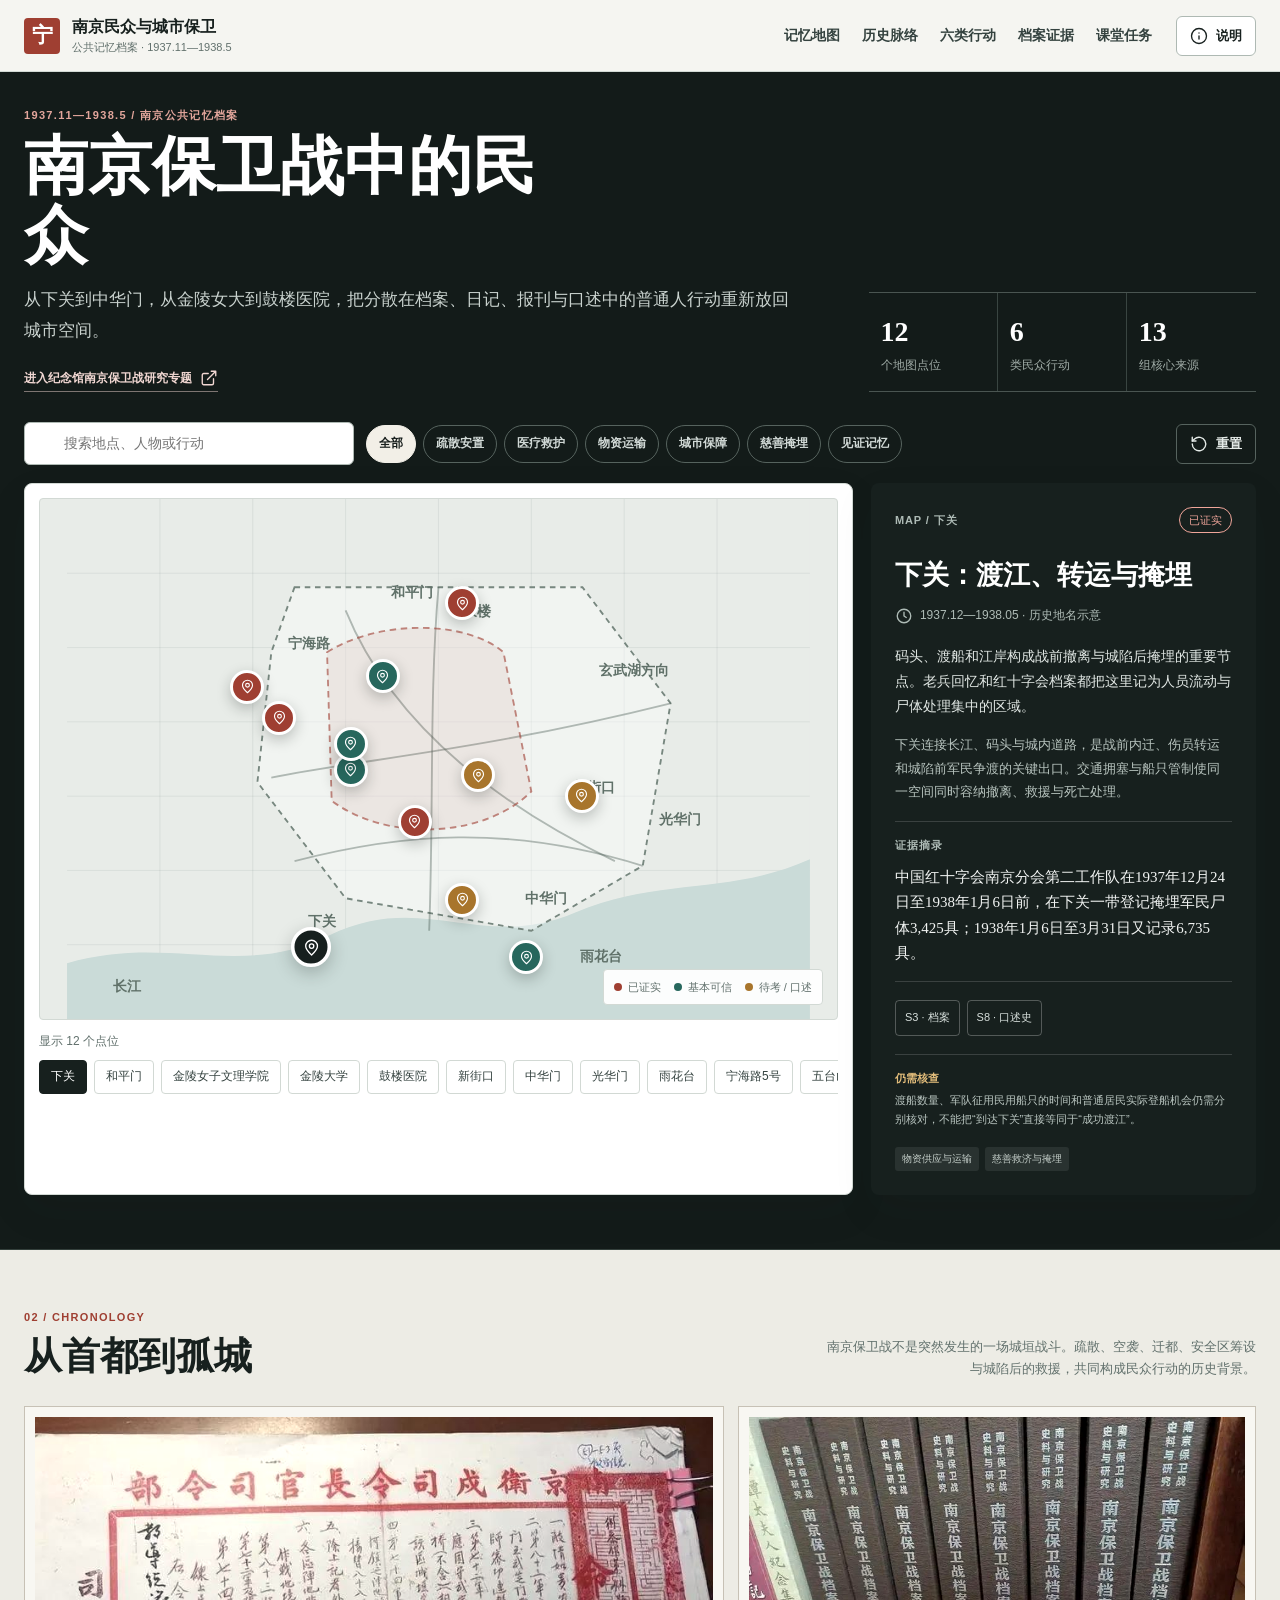
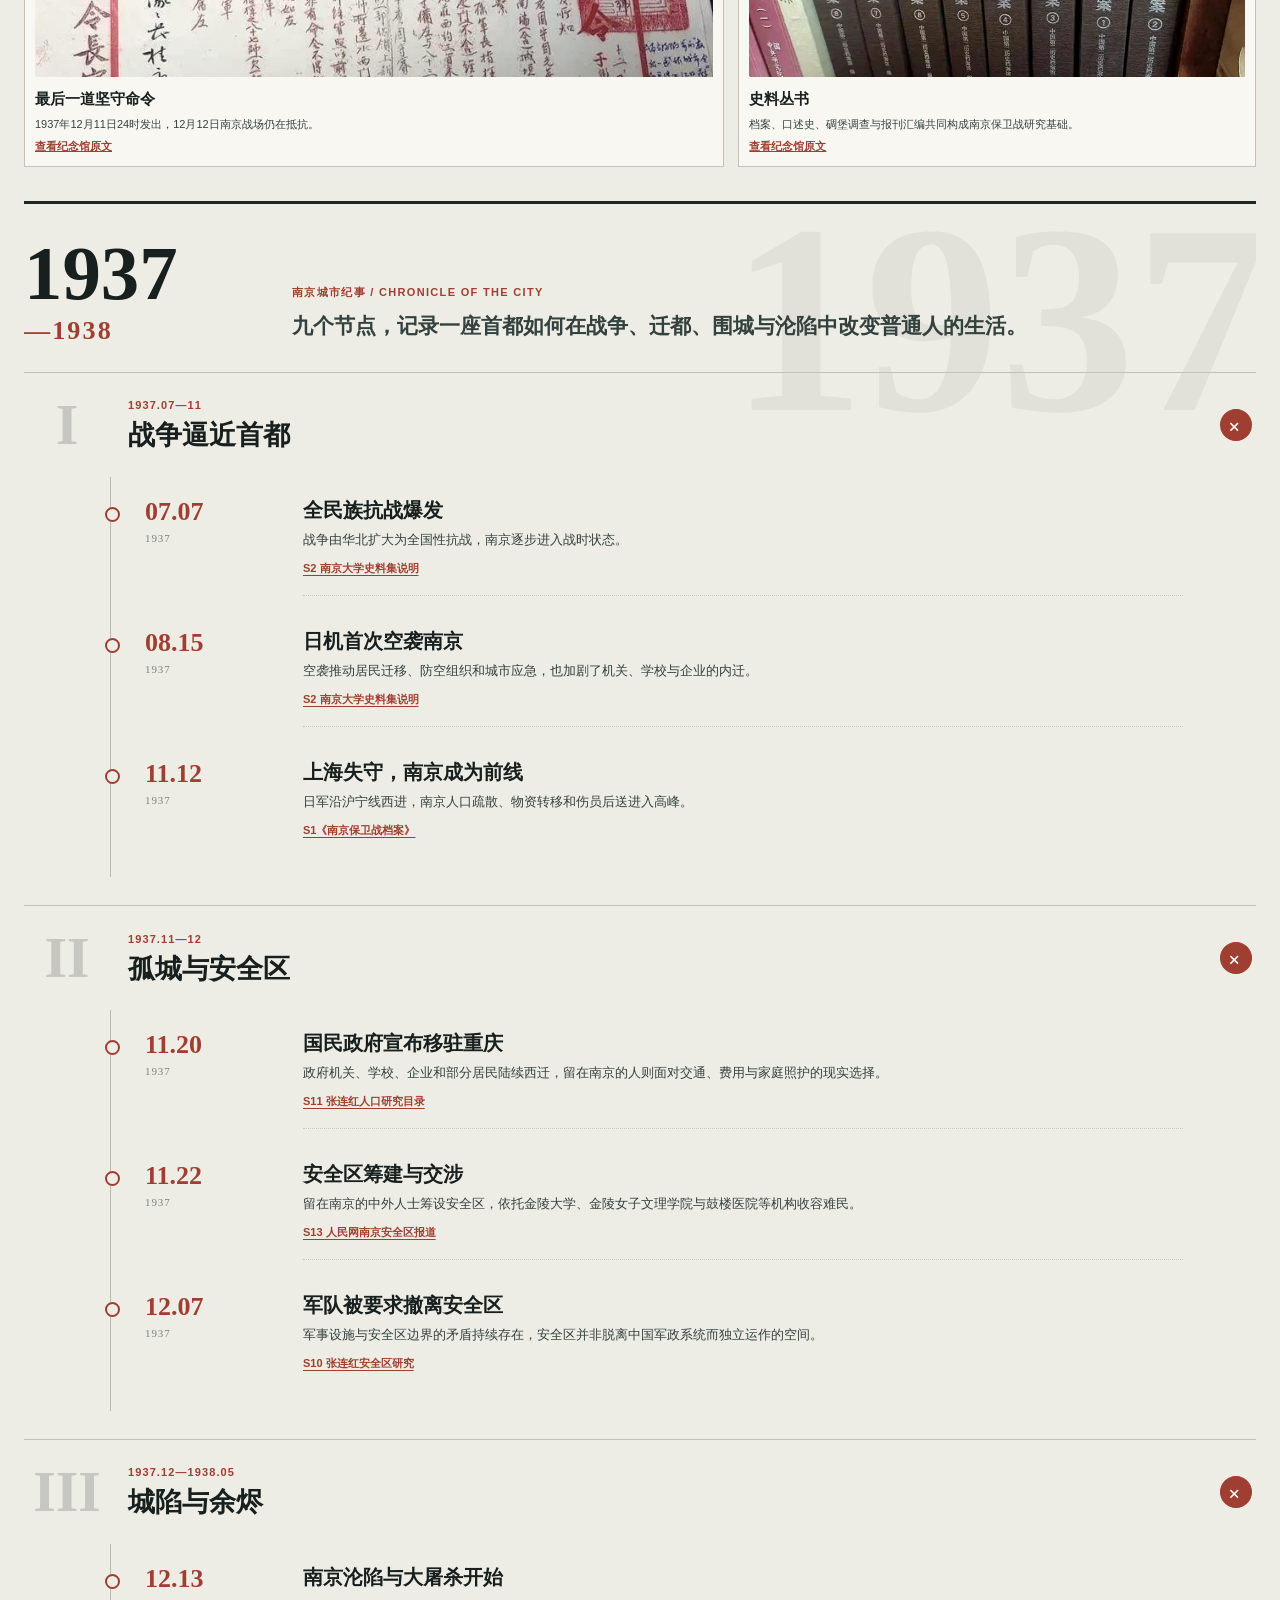
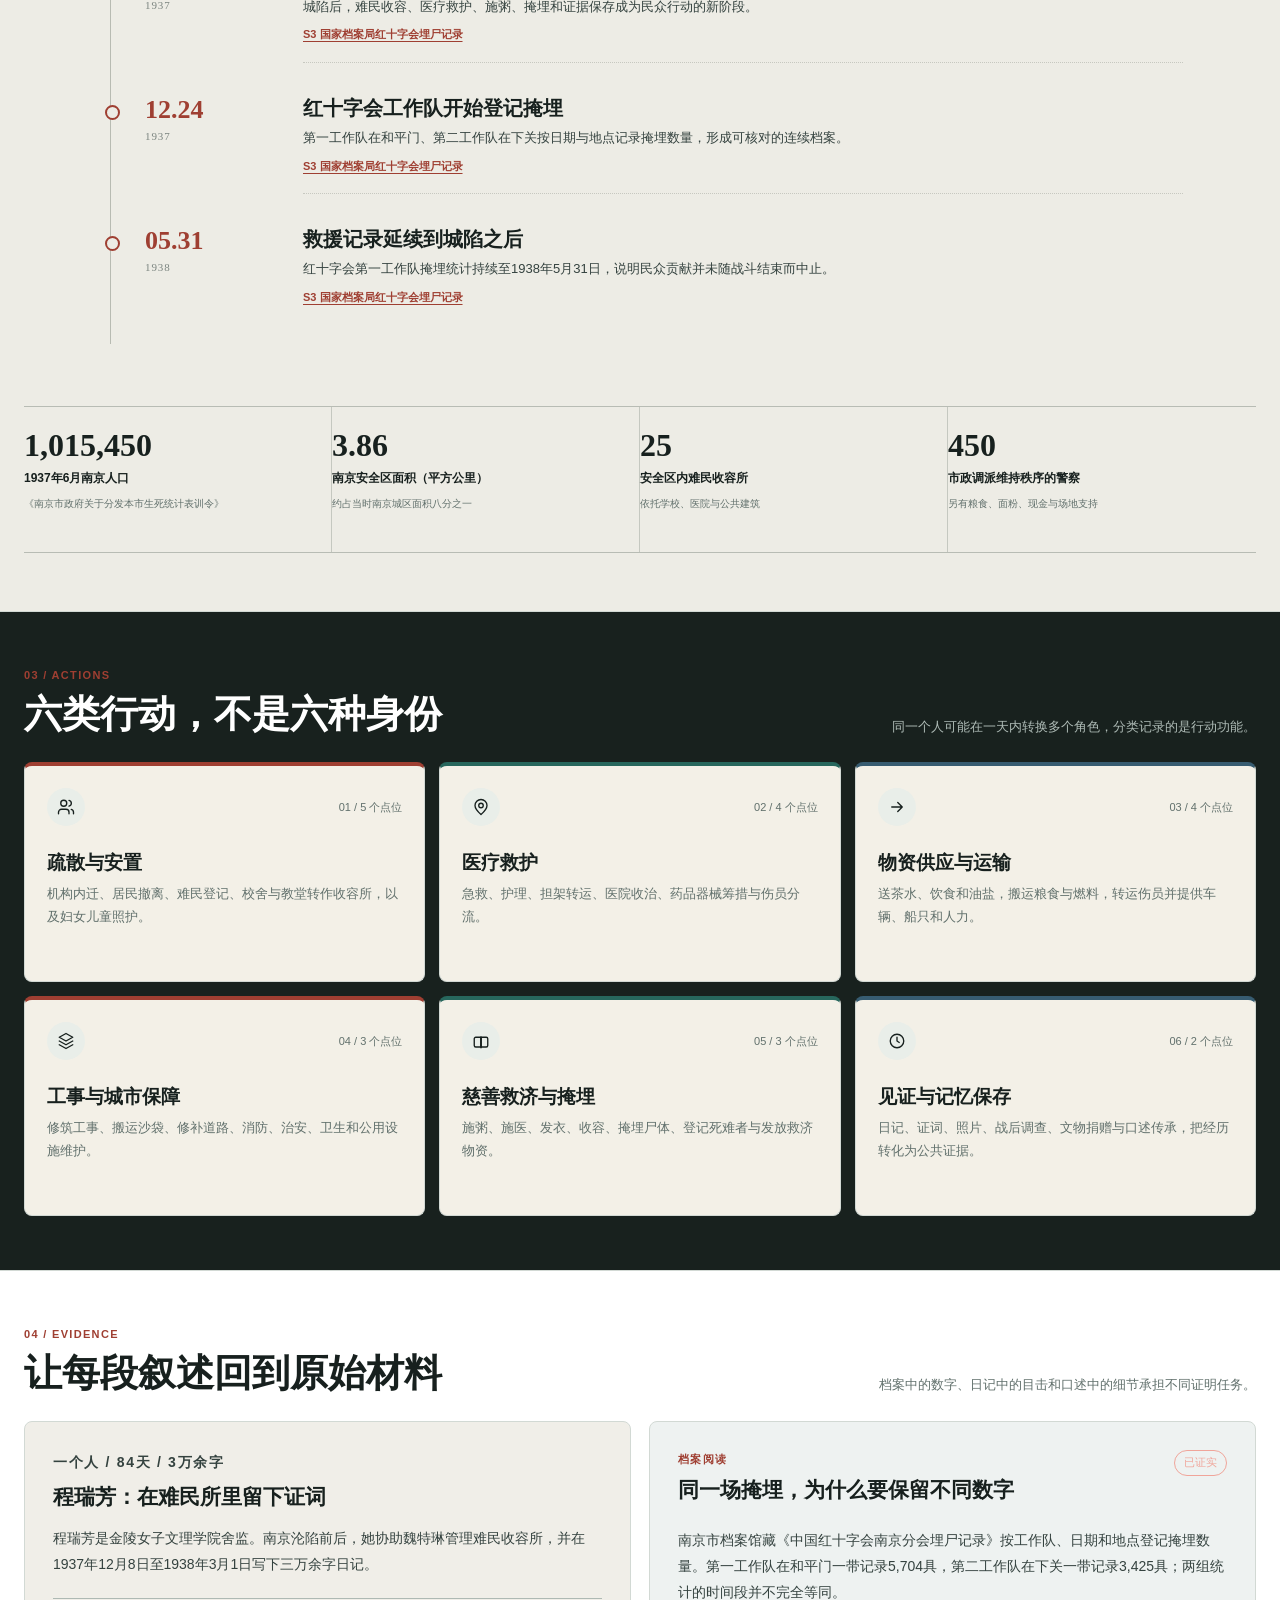
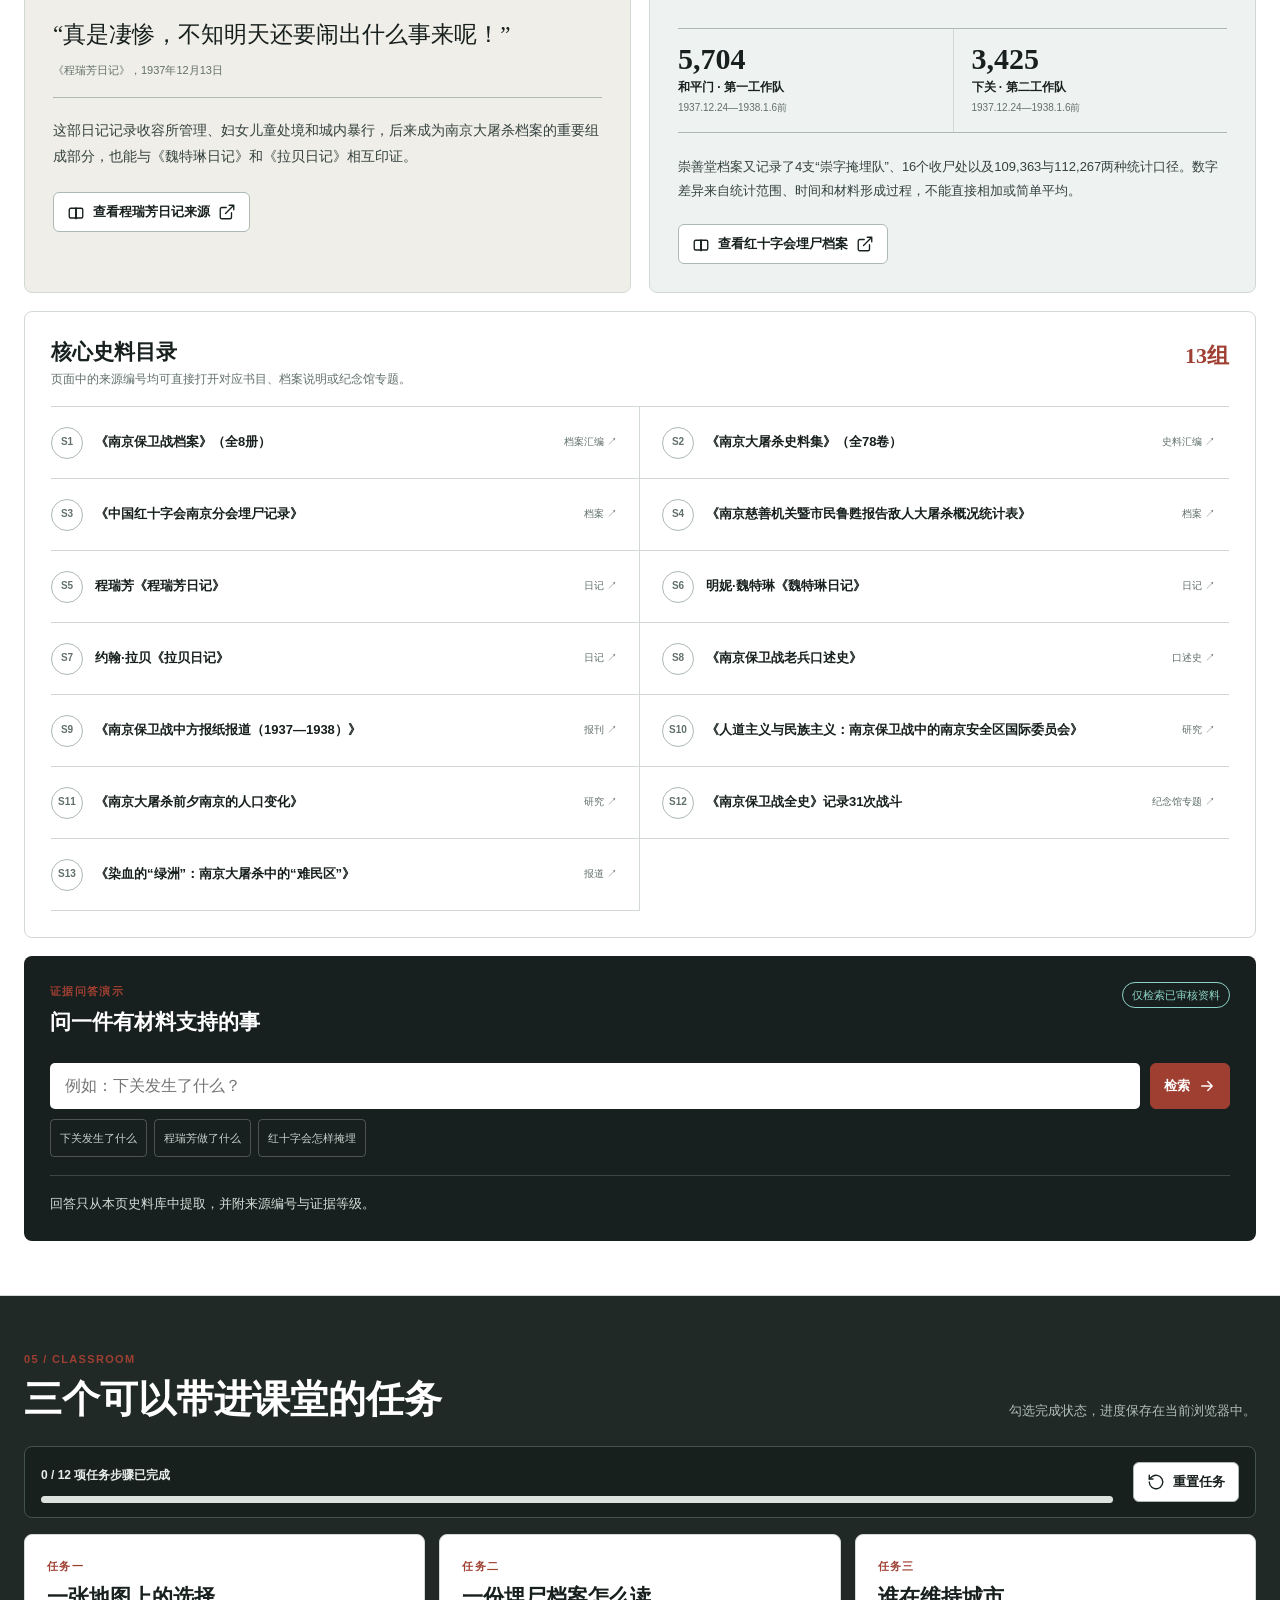
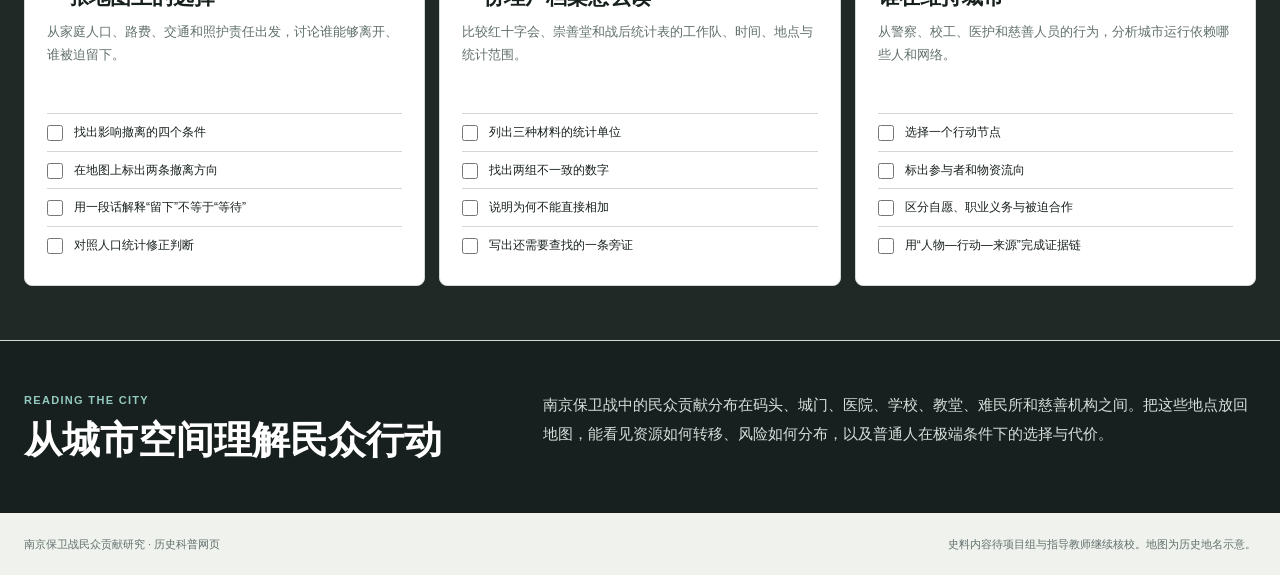
<file: index.html>
<!doctype html>
<html lang="zh-CN">
  <head>
    <meta charset="utf-8">
    <meta name="viewport" content="width=device-width, initial-scale=1">
    <meta name="description" content="以南京保卫战中的民众贡献为主题的历史科普网页，包含记忆地图、档案证据与课堂任务。">
    <title>南京保卫战中的民众 | 公共记忆地图</title>
    <link rel="stylesheet" href="styles.css?v=4">
  </head>
  <body>
    <svg class="icon-sprite" aria-hidden="true">
      <symbol id="icon-map" viewBox="0 0 24 24">
        <path d="M14.1 5.6a2 2 0 0 0 1.8 0l3.7-1.8A1 1 0 0 1 21 4.6v12.8a1 1 0 0 1-.6.9l-4.5 2.3a2 2 0 0 1-1.8 0l-4.2-2.1a2 2 0 0 0-1.8 0l-3.7 1.8A1 1 0 0 1 3 19.4V6.6a1 1 0 0 1 .6-.9l4.5-2.3a2 2 0 0 1 1.8 0z"></path>
        <path d="M15 5.8v15M9 3.2v15"></path>
      </symbol>
      <symbol id="icon-search" viewBox="0 0 24 24">
        <circle cx="11" cy="11" r="8"></circle>
        <path d="m21 21-4.3-4.3"></path>
      </symbol>
      <symbol id="icon-layers" viewBox="0 0 24 24">
        <path d="m12 2 9 5-9 5-9-5z"></path>
        <path d="m3 12 9 5 9-5M3 17l9 5 9-5"></path>
      </symbol>
      <symbol id="icon-book" viewBox="0 0 24 24">
        <path d="M12 7v14"></path>
        <path d="M3 18a2 2 0 0 0 2 2h7V7H5a2 2 0 0 0-2 2z"></path>
        <path d="M21 18a2 2 0 0 1-2 2h-7V7h7a2 2 0 0 1 2 2z"></path>
      </symbol>
      <symbol id="icon-users" viewBox="0 0 24 24">
        <path d="M16 21v-2a4 4 0 0 0-4-4H6a4 4 0 0 0-4 4v2"></path>
        <circle cx="9" cy="7" r="4"></circle>
        <path d="M22 21v-2a4 4 0 0 0-3-3.9M16 3.1a4 4 0 0 1 0 7.8"></path>
      </symbol>
      <symbol id="icon-pin" viewBox="0 0 24 24">
        <path d="M20 10c0 5-8 12-8 12S4 15 4 10a8 8 0 1 1 16 0z"></path>
        <circle cx="12" cy="10" r="3"></circle>
      </symbol>
      <symbol id="icon-x" viewBox="0 0 24 24">
        <path d="M18 6 6 18M6 6l12 12"></path>
      </symbol>
      <symbol id="icon-check" viewBox="0 0 24 24">
        <path d="m20 6-11 11-5-5"></path>
      </symbol>
      <symbol id="icon-info" viewBox="0 0 24 24">
        <circle cx="12" cy="12" r="10"></circle>
        <path d="M12 16v-4M12 8h.01"></path>
      </symbol>
      <symbol id="icon-rotate" viewBox="0 0 24 24">
        <path d="M3 12a9 9 0 1 0 3-6.7L3 8"></path>
        <path d="M3 3v5h5"></path>
      </symbol>
      <symbol id="icon-arrow" viewBox="0 0 24 24">
        <path d="M5 12h14M13 6l6 6-6 6"></path>
      </symbol>
      <symbol id="icon-clock" viewBox="0 0 24 24">
        <circle cx="12" cy="12" r="9"></circle>
        <path d="M12 7v5l3 2"></path>
      </symbol>
      <symbol id="icon-external" viewBox="0 0 24 24">
        <path d="M15 3h6v6M10 14 21 3M18 13v6a2 2 0 0 1-2 2H5a2 2 0 0 1-2-2V8a2 2 0 0 1 2-2h6"></path>
      </symbol>
    </svg>

    <a class="skip-link" href="#main">跳到主要内容</a>

    <header class="site-header">
      <a class="brand" href="#memory-map" aria-label="返回页面顶部">
        <span class="brand-mark" aria-hidden="true">宁</span>
        <span class="brand-copy">
          <strong>南京民众与城市保卫</strong>
          <small>公共记忆档案 · 1937.11—1938.5</small>
        </span>
      </a>
      <nav class="site-nav" aria-label="页面导航">
        <a href="#memory-map">记忆地图</a>
        <a href="#history">历史脉络</a>
        <a href="#actions">六类行动</a>
        <a href="#evidence">档案证据</a>
        <a href="#classroom">课堂任务</a>
      </nav>
      <button class="icon-text-button" id="aboutButton" type="button">
        <svg class="icon" aria-hidden="true"><use href="#icon-info"></use></svg>
        说明
      </button>
    </header>

    <main id="main">
      <section class="content-band map-section map-first" id="memory-map" aria-labelledby="pageTitle">
        <div class="page-width">
          <div class="map-hero">
      <div class="map-hero-copy">
        <p class="eyebrow">1937.11—1938.5 / 南京公共记忆档案</p>
        <h1 id="pageTitle">南京保卫战中的民众</h1>
        <p class="intro-lead">
          从下关到中华门，从金陵女大到鼓楼医院，把分散在档案、日记、报刊与口述中的普通人行动重新放回城市空间。
        </p>
        <a class="intro-source-link" href="https://www.19371213.com.cn/research/publications/202305/t20230509_3906312.html" target="_blank" rel="noopener">
          进入纪念馆南京保卫战研究专题
          <svg class="icon" aria-hidden="true"><use href="#icon-external"></use></svg>
        </a>
      </div>
      <dl class="quick-stats" aria-label="页面内容概览">
        <div>
<dt>12</dt>
<dd>个地图点位</dd>
</div>
        <div>
<dt>6</dt>
<dd>类民众行动</dd>
</div>
        <div>
<dt>13</dt>
<dd>组核心来源</dd>
</div>
      </dl>
    </div>
<div class="map-toolbar">
            <label class="search-box" for="siteSearch">
              <svg class="icon" aria-hidden="true"><use href="#icon-search"></use></svg>
              <input id="siteSearch" type="search" placeholder="搜索地点、人物或行动" autocomplete="off">
            </label>
            <div class="filter-group" id="filterGroup" aria-label="按贡献类型筛选">
              <button class="filter-chip is-active" type="button" data-filter="all" aria-pressed="true">全部</button>
              <button class="filter-chip" type="button" data-filter="shelter" aria-pressed="false">疏散安置</button>
              <button class="filter-chip" type="button" data-filter="medical" aria-pressed="false">医疗救护</button>
              <button class="filter-chip" type="button" data-filter="transport" aria-pressed="false">物资运输</button>
              <button class="filter-chip" type="button" data-filter="defense" aria-pressed="false">城市保障</button>
              <button class="filter-chip" type="button" data-filter="relief" aria-pressed="false">慈善掩埋</button>
              <button class="filter-chip" type="button" data-filter="memory" aria-pressed="false">见证记忆</button>
            </div>
            <button class="reset-button" id="resetButton" type="button">
              <svg class="icon" aria-hidden="true"><use href="#icon-rotate"></use></svg>
              重置
            </button>
          </div>

          <div class="map-layout">
            <div class="map-panel">
              <div class="map-frame">
                <svg class="map-base" viewBox="0 0 800 560" role="img" aria-label="南京历史地名示意图">
                  <rect width="800" height="560" fill="#e8ece8"></rect>
                  <g class="map-grid" aria-hidden="true">
                    <path d="M0 80h800M0 160h800M0 240h800M0 320h800M0 400h800M0 480h800"></path>
                    <path d="M100 0v560M200 0v560M300 0v560M400 0v560M500 0v560M600 0v560M700 0v560"></path>
                  </g>
                  <path class="river-shape" d="M0 500 C110 468 185 518 282 470 C385 420 445 489 548 445 C640 407 713 427 800 388 L800 560 L0 560 Z"></path>
                  <path class="city-wall" d="M245 95 L555 95 L650 220 L620 395 L500 465 L300 430 L205 305 L220 165 Z"></path>
                  <g class="main-roads" aria-hidden="true">
                    <path d="M220 300 C320 280 450 270 650 220"></path>
                    <path d="M400 95 C390 210 395 330 390 465"></path>
                    <path d="M245 390 C360 360 475 350 620 395"></path>
                    <path d="M300 120 C345 230 445 320 590 390"></path>
                  </g>
                  <path class="safe-zone" d="M280 165 C335 130 430 130 470 165 L500 315 C450 365 345 370 285 325 Z"></path>
                  <g class="map-labels" aria-hidden="true">
                    <text x="49" y="530">长江</text>
                    <text x="349" y="106">和平门</text>
                    <text x="573" y="190">玄武湖方向</text>
                    <text x="238" y="160">宁海路</text>
                    <text x="426" y="126">鼓楼</text>
                    <text x="545" y="315">新街口</text>
                    <text x="493" y="435">中华门</text>
                    <text x="638" y="350">光华门</text>
                    <text x="552" y="498">雨花台</text>
                    <text x="260" y="460">下关</text>
                  </g>
                </svg>
                <div class="map-markers" id="mapMarkers"></div>
                <div class="map-legend">
                  <span><i class="legend-dot legend-dot-red"></i>已证实</span>
                  <span><i class="legend-dot legend-dot-teal"></i>基本可信</span>
                  <span><i class="legend-dot legend-dot-amber"></i>待考 / 口述</span>
                </div>
              </div>
              <div class="place-list-wrap">
                <p class="place-list-heading" id="resultCount" aria-live="polite">显示 12 个点位</p>
                <div class="place-list" id="placeList"></div>
              </div>
            </div>

            <aside class="detail-panel" id="detailPanel" aria-live="polite"></aside>
          </div>
        </div>
      </section>

      <section class="history-band" id="history" aria-labelledby="historyTitle">
        <div class="page-width">
          <div class="section-heading history-heading">
            <div>
              <p class="section-index">02 / CHRONOLOGY</p>
              <h2 id="historyTitle">从首都到孤城</h2>
            </div>
            <p class="section-note">南京保卫战不是突然发生的一场城垣战斗。疏散、空袭、迁都、安全区筹设与城陷后的救援，共同构成民众行动的历史背景。</p>
          </div>

          <div class="archive-plates" aria-label="历史档案图像">
            <figure>
              <img src="assets/final-order.jpg" alt="南京保卫战最后一道作战命令复印件">
              <figcaption>
                <strong>最后一道坚守命令</strong>
                1937年12月11日24时发出，12月12日南京战场仍在抵抗。
                <a href="https://www.19371213.com.cn/research/publications/202305/t20230509_3906312.html" target="_blank" rel="noopener">查看纪念馆原文</a>
              </figcaption>
            </figure>
            <figure>
              <img src="assets/archive-books.jpg" alt="南京保卫战档案丛书照片">
              <figcaption>
                <strong>史料丛书</strong>
                档案、口述史、碉堡调查与报刊汇编共同构成南京保卫战研究基础。
                <a href="https://www.19371213.com.cn/research/publications/202305/t20230509_3906312.html" target="_blank" rel="noopener">查看纪念馆原文</a>
              </figcaption>
            </figure>
          </div>

          <div class="chronicle">
      <div class="chronicle-head">
        <div class="chronicle-year">1937<span>—1938</span>
</div>
        <div>
          <p>南京城市纪事 / CHRONICLE OF THE CITY</p>
          <strong>九个节点，记录一座首都如何在战争、迁都、围城与沦陷中改变普通人的生活。</strong>
        </div>
      </div>

      <div class="chronicle-acts">
        <details class="chronicle-act" open>
          <summary>
            <span class="chronicle-number">I</span>
            <span class="chronicle-title"><small>1937.07—11</small><strong>战争逼近首都</strong></span>
            <span class="chronicle-toggle" aria-hidden="true">+</span>
          </summary>
          <ol class="chronicle-events">
            <li class="chronicle-event">
              <time datetime="1937-07-07"><span>07.07</span><small>1937</small></time>
              <div class="chronicle-copy">
                <h3>全民族抗战爆发</h3>
                <p>战争由华北扩大为全国性抗战，南京逐步进入战时状态。</p>
                <a href="https://www.nju.edu.cn/info/3191/141901.htm" target="_blank" rel="noopener">S2 南京大学史料集说明</a>
              </div>
            </li>
            <li class="chronicle-event">
              <time datetime="1937-08-15"><span>08.15</span><small>1937</small></time>
              <div class="chronicle-copy">
                <h3>日机首次空袭南京</h3>
                <p>空袭推动居民迁移、防空组织和城市应急，也加剧了机关、学校与企业的内迁。</p>
                <a href="https://www.nju.edu.cn/info/3191/141901.htm" target="_blank" rel="noopener">S2 南京大学史料集说明</a>
              </div>
            </li>
            <li class="chronicle-event">
              <time datetime="1937-11-12"><span>11.12</span><small>1937</small></time>
              <div class="chronicle-copy">
                <h3>上海失守，南京成为前线</h3>
                <p>日军沿沪宁线西进，南京人口疏散、物资转移和伤员后送进入高峰。</p>
                <a href="https://www.las.ac.cn/front/book/detail?id=5f1eea954ac287fb461a925b1ee584e7" target="_blank" rel="noopener">S1《南京保卫战档案》</a>
              </div>
            </li>
          </ol>
        </details>

        <details class="chronicle-act" open>
          <summary>
            <span class="chronicle-number">II</span>
            <span class="chronicle-title"><small>1937.11—12</small><strong>孤城与安全区</strong></span>
            <span class="chronicle-toggle" aria-hidden="true">+</span>
          </summary>
          <ol class="chronicle-events">
            <li class="chronicle-event">
              <time datetime="1937-11-20"><span>11.20</span><small>1937</small></time>
              <div class="chronicle-copy">
                <h3>国民政府宣布移驻重庆</h3>
                <p>政府机关、学校、企业和部分居民陆续西迁，留在南京的人则面对交通、费用与家庭照护的现实选择。</p>
                <a href="https://lswb.njnu.edu.cn/info/1050/9206.htm" target="_blank" rel="noopener">S11 张连红人口研究目录</a>
              </div>
            </li>
            <li class="chronicle-event">
              <time datetime="1937-11-22"><span>11.22</span><small>1937</small></time>
              <div class="chronicle-copy">
                <h3>安全区筹建与交涉</h3>
                <p>留在南京的中外人士筹设安全区，依托金陵大学、金陵女子文理学院与鼓楼医院等机构收容难民。</p>
                <a href="http://dangshi.people.com.cn/n/2014/1215/c85037-26208132.html" target="_blank" rel="noopener">S13 人民网南京安全区报道</a>
              </div>
            </li>
            <li class="chronicle-event">
              <time datetime="1937-12-07"><span>12.07</span><small>1937</small></time>
              <div class="chronicle-copy">
                <h3>军队被要求撤离安全区</h3>
                <p>军事设施与安全区边界的矛盾持续存在，安全区并非脱离中国军政系统而独立运作的空间。</p>
                <a href="https://www.krzzjn.com/show-1232-34401.html" target="_blank" rel="noopener">S10 张连红安全区研究</a>
              </div>
            </li>
          </ol>
        </details>

        <details class="chronicle-act" open>
          <summary>
            <span class="chronicle-number">III</span>
            <span class="chronicle-title"><small>1937.12—1938.05</small><strong>城陷与余烬</strong></span>
            <span class="chronicle-toggle" aria-hidden="true">+</span>
          </summary>
          <ol class="chronicle-events">
            <li class="chronicle-event">
              <time datetime="1937-12-13"><span>12.13</span><small>1937</small></time>
              <div class="chronicle-copy">
                <h3>南京沦陷与大屠杀开始</h3>
                <p>城陷后，难民收容、医疗救护、施粥、掩埋和证据保存成为民众行动的新阶段。</p>
                <a href="https://www.saac.gov.cn/zt/2014-12/10/content_77202.htm" target="_blank" rel="noopener">S3 国家档案局红十字会埋尸记录</a>
              </div>
            </li>
            <li class="chronicle-event">
              <time datetime="1937-12-24"><span>12.24</span><small>1937</small></time>
              <div class="chronicle-copy">
                <h3>红十字会工作队开始登记掩埋</h3>
                <p>第一工作队在和平门、第二工作队在下关按日期与地点记录掩埋数量，形成可核对的连续档案。</p>
                <a href="https://www.saac.gov.cn/zt/2014-12/10/content_77202.htm" target="_blank" rel="noopener">S3 国家档案局红十字会埋尸记录</a>
              </div>
            </li>
            <li class="chronicle-event">
              <time datetime="1938-05-31"><span>05.31</span><small>1938</small></time>
              <div class="chronicle-copy">
                <h3>救援记录延续到城陷之后</h3>
                <p>红十字会第一工作队掩埋统计持续至1938年5月31日，说明民众贡献并未随战斗结束而中止。</p>
                <a href="https://www.saac.gov.cn/zt/2014-12/10/content_77202.htm" target="_blank" rel="noopener">S3 国家档案局红十字会埋尸记录</a>
              </div>
            </li>
          </ol>
        </details>
      </div>
    </div>
<div class="context-numbers" aria-label="南京保卫战背景数据">
            <div>
              <strong>1,015,450</strong>
              <span>1937年6月南京人口</span>
              <small>《南京市政府关于分发本市生死统计表训令》</small>
            </div>
            <div>
              <strong>3.86</strong>
              <span>南京安全区面积（平方公里）</span>
              <small>约占当时南京城区面积八分之一</small>
            </div>
            <div>
              <strong>25</strong>
              <span>安全区内难民收容所</span>
              <small>依托学校、医院与公共建筑</small>
            </div>
            <div>
              <strong>450</strong>
              <span>市政调派维持秩序的警察</span>
              <small>另有粮食、面粉、现金与场地支持</small>
            </div>
          </div>
        </div>
      </section>

      <section class="content-band" id="actions" aria-labelledby="actionsTitle">
        <div class="page-width">
          <div class="section-heading">
            <div>
              <p class="section-index">03 / ACTIONS</p>
              <h2 id="actionsTitle">六类行动，不是六种身份</h2>
            </div>
            <p class="section-note">同一个人可能在一天内转换多个角色，分类记录的是行动功能。</p>
          </div>
          <div class="action-grid" id="actionGrid"></div>
        </div>
      </section>

      <section class="content-band evidence-section" id="evidence" aria-labelledby="evidenceTitle">
        <div class="page-width">
          <div class="section-heading">
            <div>
              <p class="section-index">04 / EVIDENCE</p>
              <h2 id="evidenceTitle">让每段叙述回到原始材料</h2>
            </div>
            <p class="section-note">档案中的数字、日记中的目击和口述中的细节承担不同证明任务。</p>
          </div>

          <div class="evidence-layout">
            <article class="feature-story" aria-labelledby="storyTitle">
              <p class="story-kicker">一个人 / 84天 / 3万余字</p>
              <h3 id="storyTitle">程瑞芳：在难民所里留下证词</h3>
              <p>
                程瑞芳是金陵女子文理学院舍监。南京沦陷前后，她协助魏特琳管理难民收容所，并在1937年12月8日至1938年3月1日写下三万余字日记。
              </p>
              <blockquote>
                “真是凄惨，不知明天还要闹出什么事来呢！”
                <cite>《程瑞芳日记》，1937年12月13日</cite>
              </blockquote>
              <p>
                这部日记记录收容所管理、妇女儿童处境和城内暴行，后来成为南京大屠杀档案的重要组成部分，也能与《魏特琳日记》和《拉贝日记》相互印证。
              </p>
              <a class="source-button" href="https://www.19371213.com.cn/learn/zijin/202306/t20230613_3934422.html" target="_blank" rel="noopener">
                <svg class="icon" aria-hidden="true"><use href="#icon-book"></use></svg>
                查看程瑞芳日记来源
                <svg class="icon" aria-hidden="true"><use href="#icon-external"></use></svg>
              </a>
            </article>

            <section class="archive-reader" aria-labelledby="archiveTitle">
              <div class="archive-header">
                <div>
                  <p class="story-kicker">档案阅读</p>
                  <h3 id="archiveTitle">同一场掩埋，为什么要保留不同数字</h3>
                </div>
                <span class="status-badge status-confirmed">已证实</span>
              </div>
              <p>
                南京市档案馆藏《中国红十字会南京分会埋尸记录》按工作队、日期和地点登记掩埋数量。第一工作队在和平门一带记录5,704具，第二工作队在下关一带记录3,425具；两组统计的时间段并不完全等同。
              </p>
              <div class="number-grid" aria-label="红十字会埋尸记录中的两组数字">
                <div>
                  <strong>5,704</strong>
                  <span>和平门 · 第一工作队</span>
                  <small>1937.12.24—1938.1.6前</small>
                </div>
                <div>
                  <strong>3,425</strong>
                  <span>下关 · 第二工作队</span>
                  <small>1937.12.24—1938.1.6前</small>
                </div>
              </div>
              <p class="reader-note">
                崇善堂档案又记录了4支“崇字掩埋队”、16个收尸处以及109,363与112,267两种统计口径。数字差异来自统计范围、时间和材料形成过程，不能直接相加或简单平均。
              </p>
              <a class="source-button" href="https://www.saac.gov.cn/zt/2014-12/10/content_77202.htm" target="_blank" rel="noopener">
                <svg class="icon" aria-hidden="true"><use href="#icon-book"></use></svg>
                查看红十字会埋尸档案
                <svg class="icon" aria-hidden="true"><use href="#icon-external"></use></svg>
              </a>
            </section>
          </div>

          <div class="source-library">
            <div class="source-library-heading">
              <div>
                <h3>核心史料目录</h3>
                <p>页面中的来源编号均可直接打开对应书目、档案说明或纪念馆专题。</p>
              </div>
              <span class="source-count">13组</span>
            </div>
            <div class="source-list" id="sourceList"></div>
          </div>

          <section class="ask-panel" aria-labelledby="askTitle">
            <div class="ask-heading">
              <div>
                <p class="story-kicker">证据问答演示</p>
                <h3 id="askTitle">问一件有材料支持的事</h3>
              </div>
              <span class="status-badge status-basic">仅检索已审核资料</span>
            </div>
            <form class="ask-form" id="askForm">
              <label class="sr-only" for="askInput">输入关于南京保卫战民众贡献的问题</label>
              <input id="askInput" type="text" placeholder="例如：下关发生了什么？">
              <button class="primary-button" type="submit">
                检索
                <svg class="icon" aria-hidden="true"><use href="#icon-arrow"></use></svg>
              </button>
            </form>
            <div class="suggestion-row" id="suggestionRow">
              <button type="button" data-question="下关发生了什么">下关发生了什么</button>
              <button type="button" data-question="程瑞芳做了什么">程瑞芳做了什么</button>
              <button type="button" data-question="红十字会怎样掩埋">红十字会怎样掩埋</button>
            </div>
            <div class="ask-answer" id="askAnswer" aria-live="polite">
              回答只从本页史料库中提取，并附来源编号与证据等级。
            </div>
          </section>
        </div>
      </section>

      <section class="content-band classroom-section" id="classroom" aria-labelledby="classroomTitle">
        <div class="page-width">
          <div class="section-heading">
            <div>
              <p class="section-index">05 / CLASSROOM</p>
              <h2 id="classroomTitle">三个可以带进课堂的任务</h2>
            </div>
            <p class="section-note">勾选完成状态，进度保存在当前浏览器中。</p>
          </div>

          <div class="classroom-progress" aria-label="课堂任务完成进度">
            <div>
              <span id="taskProgressText">0 / 12 项任务步骤已完成</span>
              <div class="progress-track"><span id="taskProgressBar"></span></div>
            </div>
            <button class="reset-button" id="resetTasks" type="button">
              <svg class="icon" aria-hidden="true"><use href="#icon-rotate"></use></svg>
              重置任务
            </button>
          </div>

          <div class="task-grid">
            <article class="task-card">
              <span class="task-number">任务一</span>
              <h3>一张地图上的选择</h3>
              <p>从家庭人口、路费、交通和照护责任出发，讨论谁能够离开、谁被迫留下。</p>
              <label><input type="checkbox" data-task="t1-a"> 找出影响撤离的四个条件</label>
              <label><input type="checkbox" data-task="t1-b"> 在地图上标出两条撤离方向</label>
              <label><input type="checkbox" data-task="t1-c"> 用一段话解释“留下”不等于“等待”</label>
              <label><input type="checkbox" data-task="t1-d"> 对照人口统计修正判断</label>
            </article>
            <article class="task-card">
              <span class="task-number">任务二</span>
              <h3>一份埋尸档案怎么读</h3>
              <p>比较红十字会、崇善堂和战后统计表的工作队、时间、地点与统计范围。</p>
              <label><input type="checkbox" data-task="t2-a"> 列出三种材料的统计单位</label>
              <label><input type="checkbox" data-task="t2-b"> 找出两组不一致的数字</label>
              <label><input type="checkbox" data-task="t2-c"> 说明为何不能直接相加</label>
              <label><input type="checkbox" data-task="t2-d"> 写出还需要查找的一条旁证</label>
            </article>
            <article class="task-card">
              <span class="task-number">任务三</span>
              <h3>谁在维持城市</h3>
              <p>从警察、校工、医护和慈善人员的行为，分析城市运行依赖哪些人和网络。</p>
              <label><input type="checkbox" data-task="t3-a"> 选择一个行动节点</label>
              <label><input type="checkbox" data-task="t3-b"> 标出参与者和物资流向</label>
              <label><input type="checkbox" data-task="t3-c"> 区分自愿、职业义务与被迫合作</label>
              <label><input type="checkbox" data-task="t3-d"> 用“人物—行动—来源”完成证据链</label>
            </article>
          </div>
        </div>
      </section>

      <section class="closing-band">
        <div class="page-width closing-grid">
          <div>
            <p class="section-index">READING THE CITY</p>
            <h2>从城市空间理解民众行动</h2>
          </div>
          <p>
            南京保卫战中的民众贡献分布在码头、城门、医院、学校、教堂、难民所和慈善机构之间。把这些地点放回地图，能看见资源如何转移、风险如何分布，以及普通人在极端条件下的选择与代价。
          </p>
        </div>
      </section>
    </main>

    <footer class="site-footer">
      <div class="page-width footer-grid">
        <p>南京保卫战民众贡献研究 · 历史科普网页</p>
        <p>史料内容待项目组与指导教师继续核校。地图为历史地名示意。</p>
      </div>
    </footer>

    <dialog class="source-dialog" id="aboutDialog" aria-labelledby="aboutDialogTitle">
      <div class="dialog-heading">
        <h2 id="aboutDialogTitle">关于本页</h2>
        <button class="icon-button" id="closeAboutDialog" type="button" aria-label="关闭说明窗口">
          <svg class="icon" aria-hidden="true"><use href="#icon-x"></use></svg>
        </button>
      </div>
      <div class="about-copy">
        <p>本页是南京保卫战民众贡献研究的公共历史专题，重点呈现非战斗民众在疏散、救护、运输、城市保障、慈善救济和记忆保存中的行动。</p>
        <p>地图点位使用相对位置表达历史地名关系，不用于精确导航。每条记录区分“已证实”“基本可信”“待考”等证据状态。</p>
        <p>证据问答只检索本页已收录材料，不生成虚构证言，也不把口述回忆自动等同于事实。</p>
      </div>
    </dialog>

    <script src="app.js?v=3"></script>
  </body>
</html>
</file>
<file: styles.css>
:root {
  --ink: #17201e;
  --ink-soft: #34423f;
  --muted: #61706c;
  --paper: #f5f5f1;
  --surface: #ffffff;
  --surface-muted: #e9eee9;
  --line: #d2d9d4;
  --line-strong: #aeb9b3;
  --red: #9f3f32;
  --red-dark: #7f3027;
  --teal: #27675d;
  --amber: #a8752c;
  --blue: #375c71;
  --shadow: 0 16px 40px rgba(28, 38, 35, 0.08);
  --radius: 8px;
  --page-width: 1280px;
}

* {
  box-sizing: border-box;
}

html {
  scroll-behavior: smooth;
}

body {
  margin: 0;
  min-width: 320px;
  color: var(--ink);
  background: var(--paper);
  font-family: "Noto Sans SC", "Microsoft YaHei", "PingFang SC", sans-serif;
  line-height: 1.65;
  text-rendering: optimizeLegibility;
}

button,
input {
  font: inherit;
}

button,
a {
  -webkit-tap-highlight-color: transparent;
}

a {
  color: inherit;
}

img,
svg {
  display: block;
}

.icon-sprite {
  position: absolute;
  width: 0;
  height: 0;
  overflow: hidden;
}

.icon {
  width: 18px;
  height: 18px;
  fill: none;
  stroke: currentColor;
  stroke-width: 1.8;
  stroke-linecap: round;
  stroke-linejoin: round;
  flex: 0 0 auto;
}

.page-width {
  width: min(calc(100% - 48px), var(--page-width));
  margin-inline: auto;
}

.skip-link {
  position: fixed;
  top: 10px;
  left: 10px;
  z-index: 100;
  padding: 10px 14px;
  color: #fff;
  background: var(--ink);
  border-radius: 4px;
  transform: translateY(-160%);
}

.skip-link:focus {
  transform: translateY(0);
}

.sr-only {
  position: absolute;
  width: 1px;
  height: 1px;
  padding: 0;
  margin: -1px;
  overflow: hidden;
  clip: rect(0, 0, 0, 0);
  white-space: nowrap;
  border: 0;
}

:focus-visible {
  outline: 3px solid rgba(39, 103, 93, 0.55);
  outline-offset: 3px;
}

.site-header {
  position: sticky;
  top: 0;
  z-index: 30;
  display: grid;
  grid-template-columns: minmax(230px, 1fr) auto auto;
  gap: 24px;
  align-items: center;
  min-height: 72px;
  padding: 10px max(24px, calc((100vw - var(--page-width)) / 2));
  background: rgba(245, 245, 241, 0.96);
  border-bottom: 1px solid var(--line);
  backdrop-filter: blur(12px);
}

.brand {
  display: inline-flex;
  gap: 12px;
  align-items: center;
  width: fit-content;
  color: var(--ink);
  text-decoration: none;
}

.brand-mark {
  display: grid;
  width: 36px;
  height: 36px;
  place-items: center;
  color: #fff;
  background: var(--red);
  border-radius: 4px;
  font-family: "Noto Serif SC", "Source Han Serif SC", "SimSun", serif;
  font-size: 21px;
  font-weight: 700;
}

.brand-copy {
  display: grid;
  line-height: 1.2;
}

.brand-copy strong {
  font-family: "Noto Serif SC", "Source Han Serif SC", "SimSun", serif;
  font-size: 16px;
}

.brand-copy small {
  margin-top: 4px;
  color: var(--muted);
  font-size: 11px;
}

.site-nav {
  display: flex;
  gap: 22px;
}

.site-nav a {
  color: var(--ink-soft);
  font-size: 14px;
  font-weight: 650;
  text-decoration: none;
  white-space: nowrap;
}

.site-nav a:hover {
  color: var(--red);
}

.icon-text-button,
.reset-button,
.primary-button,
.source-button {
  display: inline-flex;
  gap: 8px;
  align-items: center;
  justify-content: center;
  min-height: 40px;
  padding: 8px 13px;
  border: 1px solid var(--line-strong);
  border-radius: 6px;
  background: var(--surface);
  color: var(--ink);
  cursor: pointer;
  font-size: 13px;
  font-weight: 650;
}

.icon-text-button:hover,
.reset-button:hover,
.source-button:hover {
  border-color: var(--ink-soft);
  background: #f9faf8;
}

.intro-band {
  position: relative;
  padding: 58px 0 46px;
  color: #fff;
  background: #171f1d;
  border-bottom: 1px solid #2f3a37;
}

.intro-grid {
  display: grid;
  grid-template-columns: minmax(0, 1.35fr) minmax(340px, 0.8fr);
  gap: 46px 64px;
  align-items: center;
}

.eyebrow,
.section-index,
.story-kicker,
.task-number {
  margin: 0 0 8px;
  color: var(--red);
  font-size: 11px;
  font-weight: 750;
  letter-spacing: 0.12em;
  text-transform: uppercase;
}

h1,
h2,
h3 {
  margin-top: 0;
  color: var(--ink);
  font-family: "Noto Serif SC", "Source Han Serif SC", "SimSun", serif;
  letter-spacing: 0;
}

h1 {
  max-width: 18ch;
  margin-bottom: 16px;
  font-size: clamp(38px, 5vw, 64px);
  line-height: 1.08;
}

h2 {
  margin-bottom: 0;
  font-size: clamp(26px, 3vw, 38px);
  line-height: 1.2;
}

h3 {
  margin-bottom: 10px;
  font-size: 21px;
  line-height: 1.35;
}

.intro-lead {
  max-width: 780px;
  margin: 0;
  color: #d1d9d6;
  font-size: 17px;
  line-height: 1.8;
}

.intro-band .eyebrow {
  color: #e3a69c;
}

.intro-band h1 {
  color: #fff;
}

.intro-source-link {
  display: inline-flex;
  gap: 8px;
  align-items: center;
  margin-top: 22px;
  color: #f2d8d3;
  font-size: 12px;
  font-weight: 700;
  text-decoration: none;
  border-bottom: 1px solid rgba(242, 216, 211, 0.48);
  padding-bottom: 3px;
}

.intro-source-link:hover {
  color: #fff;
  border-color: #fff;
}

.archive-figure {
  margin: 0;
  padding: 10px 10px 12px;
  color: #17201e;
  background: #e6e1d6;
  border: 1px solid #8d8577;
  box-shadow: 18px 18px 0 rgba(255, 255, 255, 0.05);
  transform: rotate(0.8deg);
}

.archive-figure img {
  width: 100%;
  height: 300px;
  object-fit: cover;
  object-position: top center;
  filter: sepia(0.12) contrast(1.04);
  border: 1px solid #b8b0a3;
}

.archive-figure figcaption {
  margin-top: 9px;
  color: #514a42;
  font-family: "Noto Serif SC", "Source Han Serif SC", "SimSun", serif;
  font-size: 11px;
  line-height: 1.55;
}

.archive-figure a {
  color: #82382e;
}

.quick-stats {
  grid-column: 1 / -1;
  display: grid;
  grid-template-columns: repeat(3, 1fr);
  margin: 8px 0 0;
  border-top: 1px solid #4a5551;
  border-bottom: 1px solid #4a5551;
}

.quick-stats div {
  padding: 16px 12px;
  border-right: 1px solid #394541;
}

.quick-stats div:last-child {
  border-right: 0;
}

.quick-stats dt {
  font-family: "Noto Serif SC", "Source Han Serif SC", "SimSun", serif;
  font-size: 28px;
  font-weight: 750;
  color: #fff;
}

.quick-stats dd {
  margin: 0;
  color: #9faba6;
  font-size: 12px;
}

.history-band {
  padding: 58px 0;
  background: #edece5;
  border-bottom: 1px solid var(--line);
}

.chronicle {
  position: relative;
  margin-top: 22px;
  padding: 22px 0 0;
  overflow: hidden;
  border-top: 3px solid #1d2724;
}

.chronicle::before {
  content: "1937";
  position: absolute;
  top: -20px;
  right: -14px;
  z-index: 0;
  color: rgba(23, 32, 30, 0.055);
  font-family: "Noto Serif SC", "Source Han Serif SC", "SimSun", serif;
  font-size: clamp(120px, 22vw, 270px);
  font-weight: 800;
  line-height: 1;
  pointer-events: none;
}

.chronicle-head {
  position: relative;
  z-index: 1;
  display: grid;
  grid-template-columns: 230px minmax(0, 1fr);
  gap: 38px;
  align-items: end;
  padding: 12px 0 28px;
}

.chronicle-year {
  color: var(--ink);
  font-family: "Noto Serif SC", "Source Han Serif SC", "SimSun", serif;
  font-size: clamp(44px, 6vw, 78px);
  font-weight: 780;
  line-height: 0.95;
}

.chronicle-year span {
  display: block;
  margin-top: 8px;
  color: var(--red);
  font-size: 0.34em;
  letter-spacing: 0.08em;
}

.chronicle-head p {
  margin: 0 0 8px;
  color: var(--red);
  font-size: 11px;
  font-weight: 760;
  letter-spacing: 0.12em;
}

.chronicle-head strong {
  display: block;
  max-width: 860px;
  color: var(--ink-soft);
  font-family: "Noto Serif SC", "Source Han Serif SC", "SimSun", serif;
  font-size: 21px;
  font-weight: 600;
  line-height: 1.65;
}

.chronicle-acts {
  position: relative;
  z-index: 1;
}

.chronicle-act {
  border-top: 1px solid #bfc1b8;
}

.chronicle-act summary {
  display: grid;
  grid-template-columns: 86px minmax(0, 1fr) 36px;
  gap: 18px;
  align-items: center;
  min-height: 104px;
  cursor: pointer;
  list-style: none;
}

.chronicle-act summary::-webkit-details-marker {
  display: none;
}

.chronicle-number {
  color: rgba(23, 32, 30, 0.18);
  font-family: "Noto Serif SC", "Source Han Serif SC", "SimSun", serif;
  font-size: 58px;
  font-weight: 800;
  line-height: 1;
  text-align: center;
}

.chronicle-title {
  display: grid;
  gap: 4px;
}

.chronicle-title small {
  color: var(--red);
  font-size: 11px;
  font-weight: 750;
  letter-spacing: 0.10em;
}

.chronicle-title strong {
  font-family: "Noto Serif SC", "Source Han Serif SC", "SimSun", serif;
  font-size: 27px;
  line-height: 1.3;
}

.chronicle-toggle {
  display: grid;
  width: 32px;
  height: 32px;
  place-items: center;
  color: var(--ink);
  border: 1px solid #8d958f;
  border-radius: 50%;
  font-size: 22px;
  font-weight: 300;
  transition: transform 180ms ease, background 180ms ease;
}

.chronicle-act[open] .chronicle-toggle {
  color: #fff;
  background: var(--red);
  border-color: var(--red);
  transform: rotate(45deg);
}

.chronicle-events {
  position: relative;
  display: grid;
  gap: 0;
  margin: 0 0 28px 86px;
  padding: 4px 0 4px 34px;
  list-style: none;
  border-left: 1px solid #b8bbb2;
}

.chronicle-event {
  position: relative;
  display: grid;
  grid-template-columns: 132px minmax(0, 1fr);
  gap: 26px;
  padding: 16px 0;
}

.chronicle-event::before {
  content: "";
  position: absolute;
  top: 26px;
  left: -40px;
  width: 11px;
  height: 11px;
  background: #edece5;
  border: 2px solid var(--red);
  border-radius: 50%;
}

.chronicle-event time {
  display: grid;
  align-content: start;
  padding-top: 2px;
  color: var(--red);
  font-family: "Noto Serif SC", "Source Han Serif SC", "SimSun", serif;
}

.chronicle-event time span {
  font-size: 26px;
  font-weight: 780;
  line-height: 1;
}

.chronicle-event time small {
  margin-top: 4px;
  color: #7c8580;
  font-size: 11px;
  letter-spacing: 0.08em;
}

.chronicle-copy {
  max-width: 880px;
  padding-bottom: 15px;
  border-bottom: 1px dotted #c7c8c0;
}

.chronicle-event:last-child .chronicle-copy {
  border-bottom: 0;
}

.chronicle-copy h3 {
  margin-bottom: 5px;
  font-size: 20px;
}

.chronicle-copy p {
  margin: 0;
  color: var(--ink-soft);
  font-size: 13px;
  line-height: 1.75;
}

.chronicle-copy a {
  display: inline-block;
  margin-top: 7px;
  color: var(--red);
  font-size: 11px;
  font-weight: 700;
  text-decoration-thickness: 1px;
  text-underline-offset: 3px;
}

.history-heading {
  align-items: start;
}

.archive-plates {
  display: grid;
  grid-template-columns: 1.15fr 0.85fr;
  gap: 14px;
  margin: 26px 0 34px;
}

.archive-plates figure {
  margin: 0;
  padding: 10px;
  background: #f8f7f2;
  border: 1px solid #c7c1b5;
}

.archive-plates img {
  width: 100%;
  height: 260px;
  object-fit: cover;
  object-position: center top;
  filter: sepia(0.08) contrast(1.03);
}

.archive-plates figcaption {
  display: grid;
  gap: 5px;
  margin-top: 10px;
  color: var(--ink-soft);
  font-size: 11px;
  line-height: 1.6;
}

.archive-plates figcaption strong {
  color: var(--ink);
  font-family: "Noto Serif SC", "Source Han Serif SC", "SimSun", serif;
  font-size: 15px;
}

.archive-plates figcaption a {
  width: fit-content;
  color: var(--red);
  font-weight: 700;
}

.timeline {
  margin: 0;
  padding: 0;
  list-style: none;
  border-top: 2px solid var(--ink);
}

.timeline li {
  display: grid;
  grid-template-columns: 130px minmax(0, 1fr);
  gap: 34px;
  padding: 20px 0;
  border-bottom: 1px solid #c5c5bb;
}

.timeline time {
  color: var(--red);
  font-family: "Noto Serif SC", "Source Han Serif SC", "SimSun", serif;
  font-size: 17px;
  font-weight: 750;
}

.timeline h3 {
  margin-bottom: 5px;
  font-size: 19px;
}

.timeline p {
  max-width: 900px;
  margin: 0;
  color: var(--ink-soft);
  font-size: 13px;
  line-height: 1.75;
}

.timeline a {
  display: inline-block;
  margin-top: 8px;
  color: var(--red);
  font-size: 11px;
  font-weight: 700;
}

.context-numbers {
  display: grid;
  grid-template-columns: repeat(4, 1fr);
  margin-top: 34px;
  border-top: 1px solid #b8bcb4;
  border-bottom: 1px solid #b8bcb4;
}

.context-numbers div {
  min-height: 145px;
  padding: 22px 18px 18px 0;
  border-right: 1px solid #c5c8c0;
}

.context-numbers div:last-child {
  border-right: 0;
}

.context-numbers strong {
  display: block;
  margin-bottom: 8px;
  font-family: "Noto Serif SC", "Source Han Serif SC", "SimSun", serif;
  font-size: 32px;
  line-height: 1;
}

.context-numbers span,
.context-numbers small {
  display: block;
}

.context-numbers span {
  margin-bottom: 7px;
  font-size: 12px;
  font-weight: 750;
}

.context-numbers small {
  color: var(--muted);
  font-size: 10px;
  line-height: 1.5;
}

.content-band {
  padding: 54px 0;
  border-bottom: 1px solid var(--line);
  scroll-margin-top: 80px;
}

.map-section {
  background: #f0f2ee;
}

.map-first {
  padding-top: 34px;
  color: #fff;
  background: #131b19;
  border-bottom: 1px solid #34403c;
}

.map-hero {
  display: grid;
  grid-template-columns: minmax(0, 1.35fr) minmax(280px, 0.65fr);
  gap: 40px;
  align-items: end;
  margin-bottom: 30px;
}

.map-hero-copy h1 {
  max-width: 16ch;
  margin-bottom: 15px;
  color: #fff;
}

.map-hero .eyebrow {
  color: #e3a69c;
}

.map-hero .intro-lead {
  color: #c9d2ce;
}

.map-hero .quick-stats {
  grid-column: auto;
  align-self: end;
  margin: 0;
}

.map-first .map-toolbar {
  margin-top: 0;
}

.map-first .filter-chip {
  color: #d1d9d6;
  border-color: #56635e;
}

.map-first .filter-chip.is-active {
  color: #181f1d;
  background: #f2efe7;
  border-color: #f2efe7;
}

.map-first .reset-button {
  color: #e6ece9;
  background: transparent;
  border-color: #56635e;
}

.map-first .reset-button:hover {
  background: #202a27;
}

.section-heading {
  display: flex;
  gap: 36px;
  align-items: end;
  justify-content: space-between;
  margin-bottom: 24px;
}

.section-note {
  max-width: 440px;
  margin: 0;
  color: var(--muted);
  font-size: 13px;
  line-height: 1.7;
  text-align: right;
}

#actions {
  color: #fff;
  background: #18211e;
}

#actions h2 {
  color: #fff;
}

#actions .section-note {
  color: #aebbb6;
}

#actions .action-card {
  background: #f3f0e7;
}

.map-toolbar {
  display: grid;
  grid-template-columns: minmax(220px, 330px) 1fr auto;
  gap: 12px;
  align-items: center;
  margin-bottom: 18px;
}

.search-box {
  display: flex;
  gap: 9px;
  align-items: center;
  min-height: 42px;
  padding: 0 12px;
  background: var(--surface);
  border: 1px solid var(--line-strong);
  border-radius: 6px;
}

.search-box:focus-within {
  border-color: var(--teal);
  box-shadow: 0 0 0 3px rgba(39, 103, 93, 0.12);
}

.search-box input {
  width: 100%;
  min-width: 0;
  padding: 9px 0;
  border: 0;
  outline: 0;
  background: transparent;
  color: var(--ink);
  font-size: 14px;
}

.filter-group {
  display: flex;
  gap: 7px;
  flex-wrap: wrap;
}

.filter-chip {
  min-height: 38px;
  padding: 7px 12px;
  color: var(--ink-soft);
  background: transparent;
  border: 1px solid var(--line-strong);
  border-radius: 999px;
  cursor: pointer;
  font-size: 12px;
  font-weight: 650;
}

.filter-chip:hover {
  border-color: var(--teal);
}

.filter-chip.is-active {
  color: #fff;
  background: var(--ink);
  border-color: var(--ink);
}

.map-layout {
  display: grid;
  grid-template-columns: minmax(0, 1.55fr) minmax(320px, 0.72fr);
  gap: 18px;
  align-items: stretch;
}

.map-panel {
  min-width: 0;
  padding: 14px;
  background: var(--surface);
  border: 1px solid var(--line);
  border-radius: var(--radius);
  box-shadow: var(--shadow);
}

.map-frame {
  position: relative;
  overflow: hidden;
  min-height: 520px;
  border: 1px solid var(--line);
  border-radius: 4px;
  background: #e8ece8;
}

.map-base {
  width: 100%;
  height: 520px;
}

.map-grid path {
  fill: none;
  stroke: rgba(79, 100, 94, 0.1);
  stroke-width: 1;
}

.river-shape {
  fill: #cadbd8;
}

.city-wall {
  fill: rgba(255, 255, 255, 0.38);
  stroke: #77877f;
  stroke-width: 2;
  stroke-dasharray: 6 5;
}

.main-roads path {
  fill: none;
  stroke: rgba(67, 85, 78, 0.38);
  stroke-width: 2;
}

.safe-zone {
  fill: rgba(159, 63, 50, 0.08);
  stroke: rgba(159, 63, 50, 0.6);
  stroke-width: 2;
  stroke-dasharray: 7 5;
}

.map-labels text {
  fill: #607169;
  font-size: 15px;
  font-weight: 650;
}

.map-markers {
  position: absolute;
  inset: 0;
}

.map-pin {
  position: absolute;
  z-index: 4;
  display: grid;
  width: 34px;
  height: 34px;
  padding: 0;
  place-items: center;
  color: #fff;
  background: var(--red);
  border: 3px solid #fff;
  border-radius: 50%;
  box-shadow: 0 5px 14px rgba(24, 31, 29, 0.25);
  cursor: pointer;
  transform: translate(-50%, -50%);
  transition: transform 160ms ease, background 160ms ease;
}

.map-pin[data-confidence="basic"] {
  background: var(--teal);
}

.map-pin[data-confidence="oral"],
.map-pin[data-confidence="pending"] {
  background: var(--amber);
}

.map-pin .icon {
  width: 15px;
  height: 15px;
}

.map-pin:hover,
.map-pin.is-selected {
  z-index: 6;
  background: var(--ink);
  transform: translate(-50%, -50%) scale(1.18);
}

.map-pin.is-hidden {
  display: none;
}

.map-legend {
  position: absolute;
  right: 14px;
  bottom: 14px;
  z-index: 8;
  display: flex;
  gap: 13px;
  flex-wrap: wrap;
  padding: 8px 10px;
  background: rgba(255, 255, 255, 0.94);
  border: 1px solid var(--line);
  border-radius: 4px;
  color: var(--muted);
  font-size: 11px;
}

.map-legend span {
  display: inline-flex;
  gap: 6px;
  align-items: center;
}

.legend-dot {
  width: 8px;
  height: 8px;
  border-radius: 50%;
}

.legend-dot-red {
  background: var(--red);
}

.legend-dot-teal {
  background: var(--teal);
}

.legend-dot-amber {
  background: var(--amber);
}

.place-list-wrap {
  padding-top: 12px;
}

.place-list-heading {
  margin: 0 0 8px;
  color: var(--muted);
  font-size: 12px;
}

.place-list {
  display: flex;
  gap: 7px;
  overflow-x: auto;
  padding: 0 0 4px;
  scrollbar-width: thin;
}

.place-list button {
  min-height: 34px;
  padding: 6px 11px;
  background: transparent;
  border: 1px solid var(--line);
  border-radius: 4px;
  color: var(--ink-soft);
  cursor: pointer;
  font-size: 12px;
  white-space: nowrap;
}

.place-list button.is-selected {
  color: #fff;
  background: var(--ink);
  border-color: var(--ink);
}

.detail-panel {
  min-width: 0;
  padding: 24px;
  background: var(--ink);
  border-radius: var(--radius);
  color: #fff;
  box-shadow: var(--shadow);
}

.detail-meta {
  display: flex;
  gap: 8px;
  align-items: center;
  justify-content: space-between;
  margin-bottom: 24px;
}

.detail-index {
  color: #aebbb6;
  font-size: 11px;
  font-weight: 700;
  letter-spacing: 0.08em;
}

.status-badge {
  display: inline-flex;
  align-items: center;
  min-height: 26px;
  padding: 4px 9px;
  border: 1px solid currentColor;
  border-radius: 999px;
  font-size: 11px;
  line-height: 1.2;
  white-space: nowrap;
}

.status-confirmed {
  color: #f0a59a;
}

.status-basic {
  color: #8dd2c5;
}

.status-oral,
.status-pending {
  color: #e3bd7b;
}

.detail-panel h3 {
  margin-bottom: 12px;
  color: #fff;
  font-size: 27px;
}

.detail-location {
  display: flex;
  gap: 7px;
  align-items: center;
  margin-bottom: 18px;
  color: #aebbb6;
  font-size: 12px;
}

.detail-summary {
  margin: 0 0 18px;
  color: #e2e8e5;
  font-size: 14px;
  line-height: 1.8;
}

.detail-context {
  margin: -4px 0 18px;
  color: #b8c4bf;
  font-size: 13px;
  line-height: 1.8;
}

.evidence-box {
  padding: 14px 0;
  border-top: 1px solid rgba(255, 255, 255, 0.15);
  border-bottom: 1px solid rgba(255, 255, 255, 0.15);
}

.evidence-box p {
  margin: 0 0 10px;
  color: #aebbb6;
  font-size: 11px;
  font-weight: 750;
  letter-spacing: 0.08em;
}

.evidence-box blockquote {
  margin: 0;
  color: #f2f4f3;
  font-family: "Noto Serif SC", "Source Han Serif SC", "SimSun", serif;
  font-size: 15px;
  line-height: 1.7;
}

.source-chips {
  display: flex;
  gap: 7px;
  flex-wrap: wrap;
  margin-top: 18px;
}

.source-chip {
  display: inline-flex;
  align-items: center;
  min-height: 36px;
  padding: 5px 9px;
  color: #d8e0dd;
  background: transparent;
  border: 1px solid rgba(255, 255, 255, 0.26);
  border-radius: 4px;
  cursor: pointer;
  font-size: 11px;
  text-decoration: none;
}

.source-chip:hover {
  border-color: rgba(255, 255, 255, 0.65);
}

.detail-tags {
  display: flex;
  gap: 6px;
  flex-wrap: wrap;
  margin-top: 18px;
}

.detail-tags span {
  padding: 4px 7px;
  color: #c4cec9;
  background: rgba(255, 255, 255, 0.08);
  border-radius: 3px;
  font-size: 10px;
}

.research-note {
  display: grid;
  gap: 4px;
  margin-top: 18px;
  padding-top: 14px;
  border-top: 1px solid rgba(255, 255, 255, 0.15);
  color: #b9c5c0;
  font-size: 11px;
  line-height: 1.7;
}

.research-note strong {
  color: #e3bd7b;
}

.action-grid {
  display: grid;
  grid-template-columns: repeat(3, minmax(0, 1fr));
  gap: 14px;
}

.action-card {
  min-height: 220px;
  padding: 22px;
  background: var(--surface);
  border: 1px solid var(--line);
  border-top: 4px solid var(--red);
  border-radius: var(--radius);
}

.action-card:nth-child(3n + 2) {
  border-top-color: var(--teal);
}

.action-card:nth-child(3n) {
  border-top-color: var(--blue);
}

.action-card header {
  display: flex;
  gap: 10px;
  align-items: center;
  justify-content: space-between;
  margin-bottom: 24px;
}

.action-card .action-icon {
  display: grid;
  width: 38px;
  height: 38px;
  place-items: center;
  background: var(--surface-muted);
  border-radius: 50%;
  color: var(--ink);
}

.action-card .action-count {
  color: var(--muted);
  font-size: 11px;
}

.action-card h3 {
  margin-bottom: 8px;
  font-size: 19px;
}

.action-card p {
  margin: 0;
  color: var(--muted);
  font-size: 13px;
  line-height: 1.75;
}

.evidence-section {
  background: var(--surface);
}

.evidence-layout {
  display: grid;
  grid-template-columns: 1fr 1fr;
  gap: 18px;
}

.feature-story,
.archive-reader {
  padding: 28px;
  border: 1px solid var(--line);
  border-radius: var(--radius);
}

.feature-story {
  background: #f0eee8;
}

.archive-reader {
  background: #eef2f1;
}

.feature-story > p,
.archive-reader > p {
  color: var(--ink-soft);
  font-size: 14px;
  line-height: 1.85;
}

.feature-story blockquote {
  margin: 20px 0;
  padding: 18px 0;
  border-top: 1px solid var(--line-strong);
  border-bottom: 1px solid var(--line-strong);
  font-family: "Noto Serif SC", "Source Han Serif SC", "SimSun", serif;
  font-size: 23px;
  line-height: 1.55;
}

.feature-story cite {
  display: block;
  margin-top: 10px;
  color: var(--muted);
  font-family: "Noto Sans SC", "Microsoft YaHei", sans-serif;
  font-size: 11px;
  font-style: normal;
}

.archive-header {
  display: flex;
  gap: 20px;
  align-items: start;
  justify-content: space-between;
  margin-bottom: 10px;
}

.number-grid {
  display: grid;
  grid-template-columns: 1fr 1fr;
  margin: 22px 0;
  border-top: 1px solid var(--line-strong);
  border-bottom: 1px solid var(--line-strong);
}

.number-grid div {
  padding: 15px 14px 15px 0;
}

.number-grid div + div {
  padding-left: 18px;
  border-left: 1px solid var(--line);
}

.number-grid strong {
  display: block;
  margin-bottom: 4px;
  font-family: "Noto Serif SC", "Source Han Serif SC", "SimSun", serif;
  font-size: 30px;
  line-height: 1;
}

.number-grid span {
  display: block;
  font-size: 12px;
  font-weight: 700;
}

.number-grid small {
  display: block;
  margin-top: 3px;
  color: var(--muted);
  font-size: 10px;
}

.reader-note {
  font-size: 13px !important;
}

.source-button {
  margin-top: 8px;
  text-decoration: none;
}

.source-library {
  margin-top: 18px;
  padding: 26px;
  border: 1px solid var(--line);
  border-radius: var(--radius);
}

.source-library-heading {
  display: flex;
  gap: 20px;
  align-items: start;
  justify-content: space-between;
  margin-bottom: 16px;
}

.source-library-heading h3 {
  margin-bottom: 4px;
}

.source-library-heading p {
  margin: 0;
  color: var(--muted);
  font-size: 12px;
}

.source-count {
  color: var(--red);
  font-family: "Noto Serif SC", "Source Han Serif SC", "SimSun", serif;
  font-size: 22px;
  font-weight: 750;
}

.source-list {
  display: grid;
  grid-template-columns: 1fr 1fr;
  border-top: 1px solid var(--line);
}

.source-item {
  display: grid;
  grid-template-columns: auto 1fr auto;
  gap: 12px;
  align-items: center;
  min-height: 72px;
  padding: 12px 14px 12px 0;
  border-bottom: 1px solid var(--line);
  cursor: pointer;
  text-align: left;
  background: transparent;
  color: inherit;
  text-decoration: none;
}

.source-item:nth-child(odd) {
  padding-right: 22px;
  border-right: 1px solid var(--line);
}

.source-item:nth-child(even) {
  padding-left: 22px;
}

.source-item:hover .source-title {
  color: var(--red);
}

.source-code {
  display: grid;
  width: 32px;
  height: 32px;
  place-items: center;
  color: var(--muted);
  border: 1px solid var(--line-strong);
  border-radius: 50%;
  font-size: 10px;
  font-weight: 750;
}

.source-title {
  font-size: 13px;
  font-weight: 700;
  line-height: 1.45;
}

.source-type {
  color: var(--muted);
  font-size: 10px;
  white-space: nowrap;
}

.ask-panel {
  margin-top: 18px;
  padding: 26px;
  color: #fff;
  background: var(--ink);
  border-radius: var(--radius);
}

.ask-heading {
  display: flex;
  gap: 20px;
  align-items: start;
  justify-content: space-between;
}

.ask-panel h3 {
  color: #fff;
}

.ask-form {
  display: grid;
  grid-template-columns: 1fr auto;
  gap: 10px;
  margin-top: 16px;
}

.ask-form input {
  min-height: 46px;
  padding: 9px 14px;
  color: var(--ink);
  background: #fff;
  border: 1px solid transparent;
  border-radius: 5px;
  outline: 0;
}

.ask-form input:focus {
  border-color: #8dd2c5;
  box-shadow: 0 0 0 3px rgba(141, 210, 197, 0.15);
}

.primary-button {
  color: #fff;
  background: var(--red);
  border-color: var(--red);
}

.primary-button:hover {
  background: var(--red-dark);
  border-color: var(--red-dark);
}

.suggestion-row {
  display: flex;
  gap: 7px;
  flex-wrap: wrap;
  margin-top: 10px;
}

.suggestion-row button {
  min-height: 38px;
  padding: 6px 9px;
  color: #c9d1ce;
  background: transparent;
  border: 1px solid rgba(255, 255, 255, 0.23);
  border-radius: 4px;
  cursor: pointer;
  font-size: 11px;
}

.suggestion-row button:hover {
  color: #fff;
  border-color: rgba(255, 255, 255, 0.55);
}

.ask-answer {
  margin-top: 18px;
  padding-top: 16px;
  border-top: 1px solid rgba(255, 255, 255, 0.17);
  color: #d6dedb;
  font-size: 13px;
  line-height: 1.8;
}

.ask-answer strong {
  color: #fff;
}

.ask-answer a {
  display: inline-flex;
  align-items: center;
  margin: 4px 5px 0 0;
  padding: 4px 7px;
  color: #fff;
  background: transparent;
  border: 1px solid rgba(255, 255, 255, 0.28);
  border-radius: 4px;
  cursor: pointer;
  font-size: 10px;
  text-decoration: none;
}

.classroom-section {
  color: #fff;
  background: #202925;
}

.classroom-section h2 {
  color: #fff;
}

.classroom-section .section-note {
  color: #b2bfba;
}

.classroom-section .classroom-progress {
  color: #e8eeeb;
  background: #18201d;
  border-color: #44524d;
}

.classroom-section .task-card {
  color: var(--ink);
}

.classroom-progress {
  display: flex;
  gap: 20px;
  align-items: center;
  justify-content: space-between;
  margin-bottom: 16px;
  padding: 14px 16px;
  background: var(--surface);
  border: 1px solid var(--line);
  border-radius: var(--radius);
}

.classroom-progress > div {
  flex: 1;
}

.classroom-progress span {
  font-size: 12px;
  font-weight: 700;
}

.progress-track {
  height: 7px;
  margin-top: 8px;
  overflow: hidden;
  background: #dce3df;
  border-radius: 4px;
}

.progress-track span {
  display: block;
  width: 0%;
  height: 100%;
  background: var(--teal);
  transition: width 180ms ease;
}

.task-grid {
  display: grid;
  grid-template-columns: repeat(3, 1fr);
  gap: 14px;
}

.task-card {
  display: flex;
  min-height: 330px;
  padding: 22px;
  flex-direction: column;
  background: var(--surface);
  border: 1px solid var(--line);
  border-radius: var(--radius);
}

.task-card h3 {
  font-size: 21px;
}

.task-card > p {
  min-height: 74px;
  margin: 0 0 18px;
  color: var(--muted);
  font-size: 13px;
  line-height: 1.75;
}

.task-card label {
  display: grid;
  grid-template-columns: 18px 1fr;
  gap: 9px;
  align-items: start;
  padding: 9px 0;
  border-top: 1px solid var(--line);
  cursor: pointer;
  font-size: 12px;
  line-height: 1.55;
}

.task-card input {
  width: 16px;
  height: 16px;
  margin: 2px 0 0;
  accent-color: var(--teal);
}

.closing-band {
  padding: 50px 0;
  color: #fff;
  background: var(--ink);
}

.closing-grid {
  display: grid;
  grid-template-columns: 0.9fr 1.4fr;
  gap: 60px;
  align-items: start;
}

.closing-band .section-index {
  color: #94c9bf;
}

.closing-band h2 {
  color: #fff;
}

.closing-band p:last-child {
  margin: 0;
  color: #d7dfdc;
  font-size: 15px;
  line-height: 1.9;
}

.site-footer {
  padding: 22px 0;
  background: #f0f2ee;
}

.footer-grid {
  display: flex;
  gap: 24px;
  justify-content: space-between;
}

.site-footer p {
  margin: 0;
  color: var(--muted);
  font-size: 11px;
}

.source-dialog {
  width: min(620px, calc(100vw - 32px));
  max-height: min(80vh, 760px);
  padding: 0;
  color: var(--ink);
  background: var(--surface);
  border: 1px solid var(--line-strong);
  border-radius: var(--radius);
  box-shadow: 0 24px 80px rgba(19, 28, 25, 0.25);
}

.source-dialog::backdrop {
  background: rgba(19, 28, 25, 0.55);
}

.dialog-heading {
  position: sticky;
  top: 0;
  z-index: 2;
  display: flex;
  gap: 20px;
  align-items: center;
  justify-content: space-between;
  padding: 18px 22px;
  background: var(--surface);
  border-bottom: 1px solid var(--line);
}

.dialog-heading h2 {
  margin: 0;
  font-size: 22px;
}

.icon-button {
  display: grid;
  width: 36px;
  height: 36px;
  padding: 0;
  place-items: center;
  background: transparent;
  border: 1px solid var(--line);
  border-radius: 50%;
  cursor: pointer;
}

#sourceDialogBody,
.about-copy {
  padding: 22px;
}

#sourceDialogBody h3 {
  margin-bottom: 10px;
}

#sourceDialogBody p,
.about-copy p {
  color: var(--ink-soft);
  font-size: 14px;
  line-height: 1.8;
}

.source-dialog-meta {
  display: flex;
  gap: 8px;
  flex-wrap: wrap;
  margin: 14px 0 18px;
}

.source-dialog-meta span {
  padding: 5px 8px;
  color: var(--muted);
  background: var(--surface-muted);
  border-radius: 4px;
  font-size: 11px;
}

@media (max-width: 1050px) {
  .site-header {
    grid-template-columns: 1fr auto;
  }

  .site-nav {
    display: none;
  }

  .intro-grid {
    grid-template-columns: 1fr;
    gap: 28px;
  }

  .map-hero {
    grid-template-columns: 1fr;
    gap: 24px;
    align-items: start;
  }

  .map-hero .quick-stats {
    width: 100%;
  }

  .quick-stats {
    max-width: 520px;
  }

  .map-toolbar {
    grid-template-columns: 1fr auto;
  }

  .filter-group {
    grid-column: 1 / -1;
    grid-row: 2;
  }

  .map-layout {
    grid-template-columns: 1fr;
  }

  .context-numbers {
    grid-template-columns: repeat(2, 1fr);
  }

  .context-numbers div:nth-child(2) {
    border-right: 0;
  }

  .context-numbers div:nth-child(-n + 2) {
    border-bottom: 1px solid #c5c8c0;
  }

  .detail-panel {
    min-height: 380px;
  }

  .action-grid {
    grid-template-columns: repeat(2, minmax(0, 1fr));
  }

  .evidence-layout {
    grid-template-columns: 1fr;
  }
}

@media (max-width: 720px) {
  .page-width {
    width: min(calc(100% - 28px), var(--page-width));
  }

  .site-header {
    min-height: 64px;
    padding: 8px 14px;
  }

  .brand-copy small {
    display: none;
  }

  .icon-text-button {
    padding: 8px;
  }

  .icon-text-button {
    font-size: 0;
  }

  .icon-text-button .icon {
    width: 20px;
    height: 20px;
  }

  .intro-band,
  .content-band {
    padding-block: 36px;
  }

  h1 {
    font-size: 38px;
  }

  .archive-figure {
    order: 2;
    transform: none;
    box-shadow: 8px 8px 0 rgba(255, 255, 255, 0.05);
  }

  .archive-figure img {
    height: 220px;
  }

  .quick-stats {
    order: 3;
    width: 100%;
    max-width: none;
  }

  .map-first {
    padding-top: 24px;
  }

  .section-heading {
    display: block;
  }

  .section-note {
    margin-top: 10px;
    text-align: left;
  }

  .map-toolbar {
    grid-template-columns: 1fr;
  }

  .filter-group {
    grid-column: auto;
    grid-row: auto;
  }

  .reset-button {
    justify-self: start;
  }

  .map-frame,
  .map-base {
    min-height: 400px;
    height: 400px;
  }

  .map-labels text {
    font-size: 12px;
  }

  .map-pin {
    width: 34px;
    height: 34px;
  }

  .map-legend {
    left: 8px;
    right: 8px;
    bottom: 8px;
    justify-content: center;
  }

  .action-grid,
  .task-grid,
  .source-list,
  .archive-plates,
  .timeline li {
    grid-template-columns: 1fr;
  }

  .archive-plates img {
    height: 220px;
  }

  .timeline li {
    gap: 8px;
  }

  .timeline time {
    font-size: 15px;
  }

  .chronicle {
    margin-top: 14px;
  }

  .chronicle::before {
    top: 20px;
    right: -24px;
    font-size: 132px;
  }

  .chronicle-head {
    grid-template-columns: 1fr;
    gap: 14px;
    padding-bottom: 22px;
  }

  .chronicle-year {
    font-size: 54px;
  }

  .chronicle-head strong {
    font-size: 17px;
  }

  .chronicle-act summary {
    grid-template-columns: 44px minmax(0, 1fr) 28px;
    gap: 8px;
    min-height: 88px;
  }

  .chronicle-number {
    font-size: 38px;
  }

  .chronicle-title strong {
    font-size: 21px;
  }

  .chronicle-toggle {
    width: 28px;
    height: 28px;
    font-size: 19px;
  }

  .chronicle-events {
    margin-left: 44px;
    padding-left: 22px;
  }

  .chronicle-event {
    grid-template-columns: 1fr;
    gap: 8px;
    padding: 14px 0;
  }

  .chronicle-event::before {
    top: 19px;
    left: -28px;
    width: 9px;
    height: 9px;
  }

  .chronicle-event time {
    display: flex;
    gap: 8px;
    align-items: baseline;
  }

  .chronicle-event time span {
    font-size: 23px;
  }

  .chronicle-copy h3 {
    font-size: 18px;
  }

  .context-numbers {
    grid-template-columns: 1fr;
  }

  .context-numbers div,
  .context-numbers div:nth-child(2) {
    min-height: 0;
    padding: 18px 0;
    border-right: 0;
    border-bottom: 1px solid #c5c8c0;
  }

  .context-numbers div:last-child {
    border-bottom: 0;
  }

  .source-item:nth-child(odd),
  .source-item:nth-child(even) {
    padding-right: 0;
    padding-left: 0;
    border-right: 0;
  }

  .feature-story blockquote {
    font-size: 20px;
  }

  .ask-form {
    grid-template-columns: 1fr;
  }

  .ask-heading,
  .classroom-progress,
  .source-library-heading {
    display: block;
  }

  .ask-heading .status-badge {
    margin-top: 8px;
  }

  .classroom-progress .reset-button {
    margin-top: 12px;
  }

  .closing-grid,
  .footer-grid {
    grid-template-columns: 1fr;
    display: grid;
    gap: 18px;
  }

  .number-grid {
    grid-template-columns: 1fr;
  }

  .number-grid div + div {
    padding-left: 0;
    border-top: 1px solid var(--line);
    border-left: 0;
  }
}

@media (prefers-reduced-motion: reduce) {
  html {
    scroll-behavior: auto;
  }

  *,
  *::before,
  *::after {
    transition-duration: 0.01ms !important;
    animation-duration: 0.01ms !important;
    animation-iteration-count: 1 !important;
  }
}
</file>
